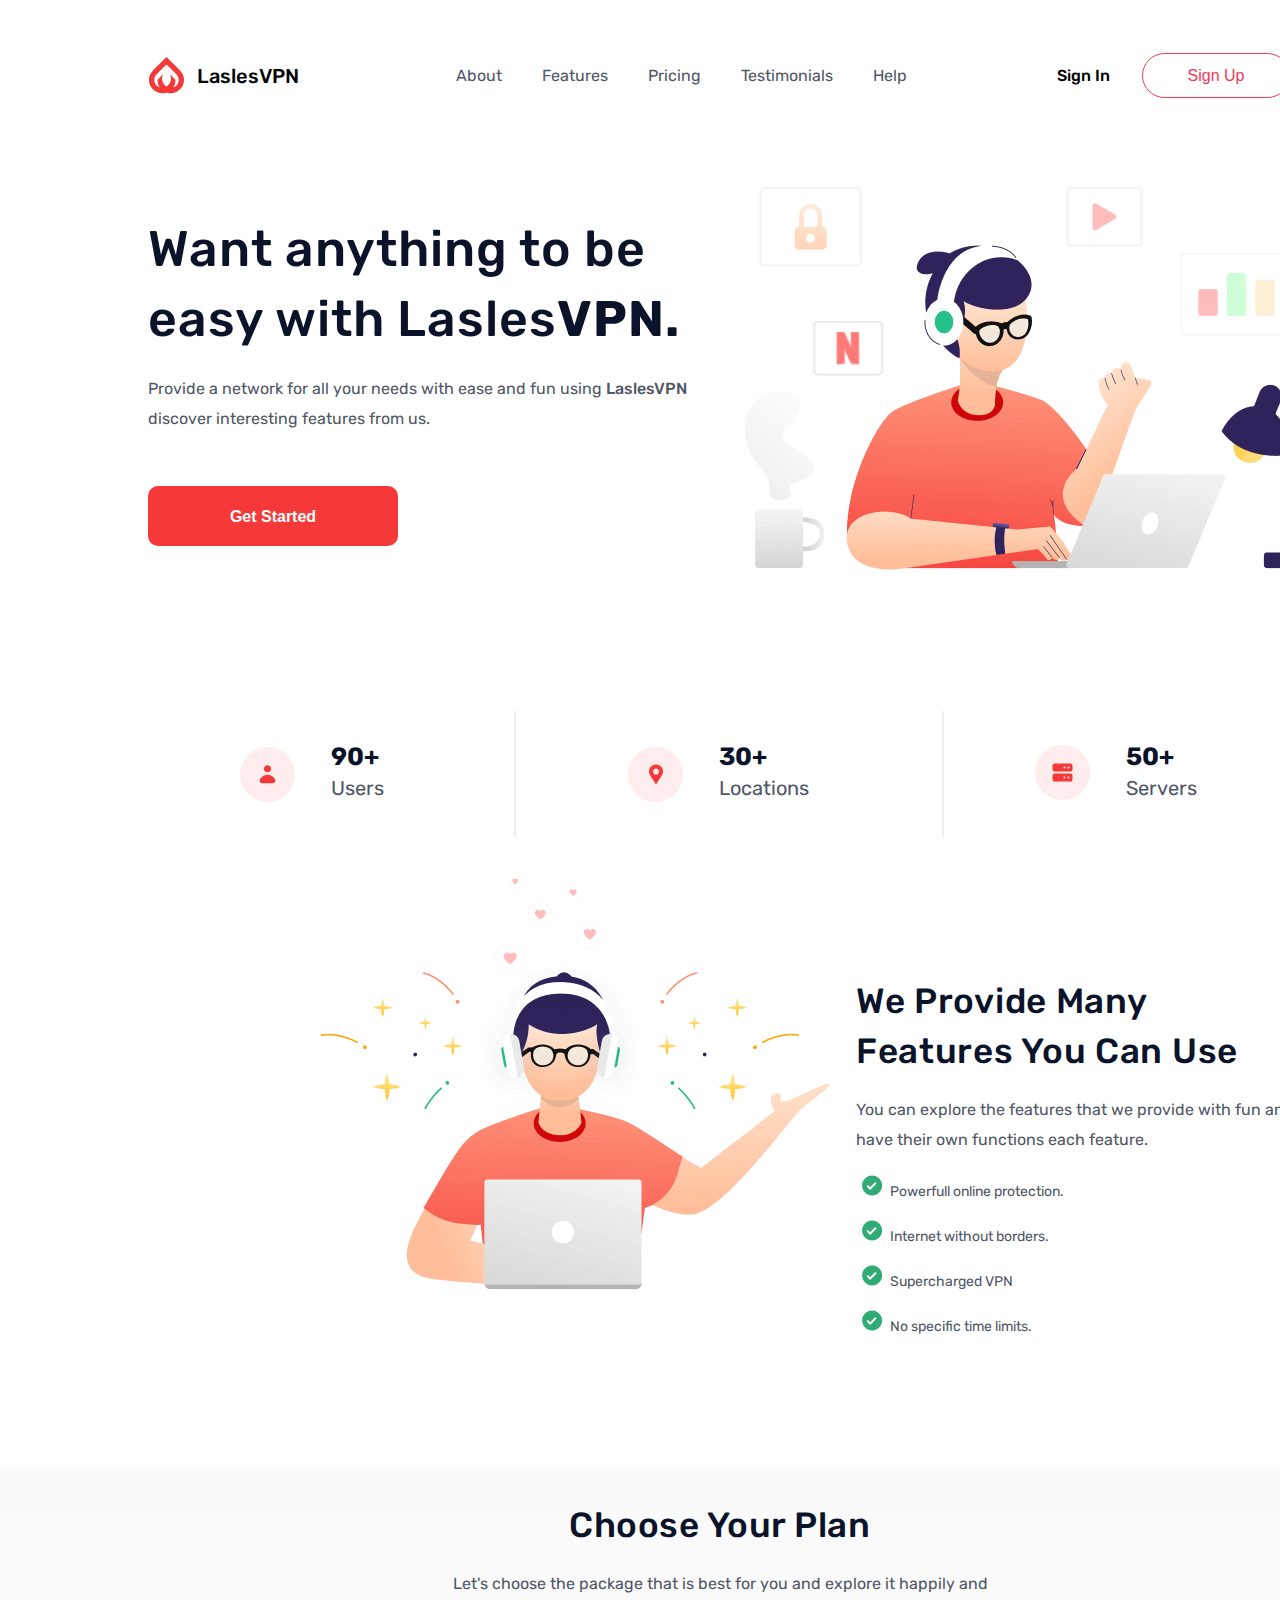
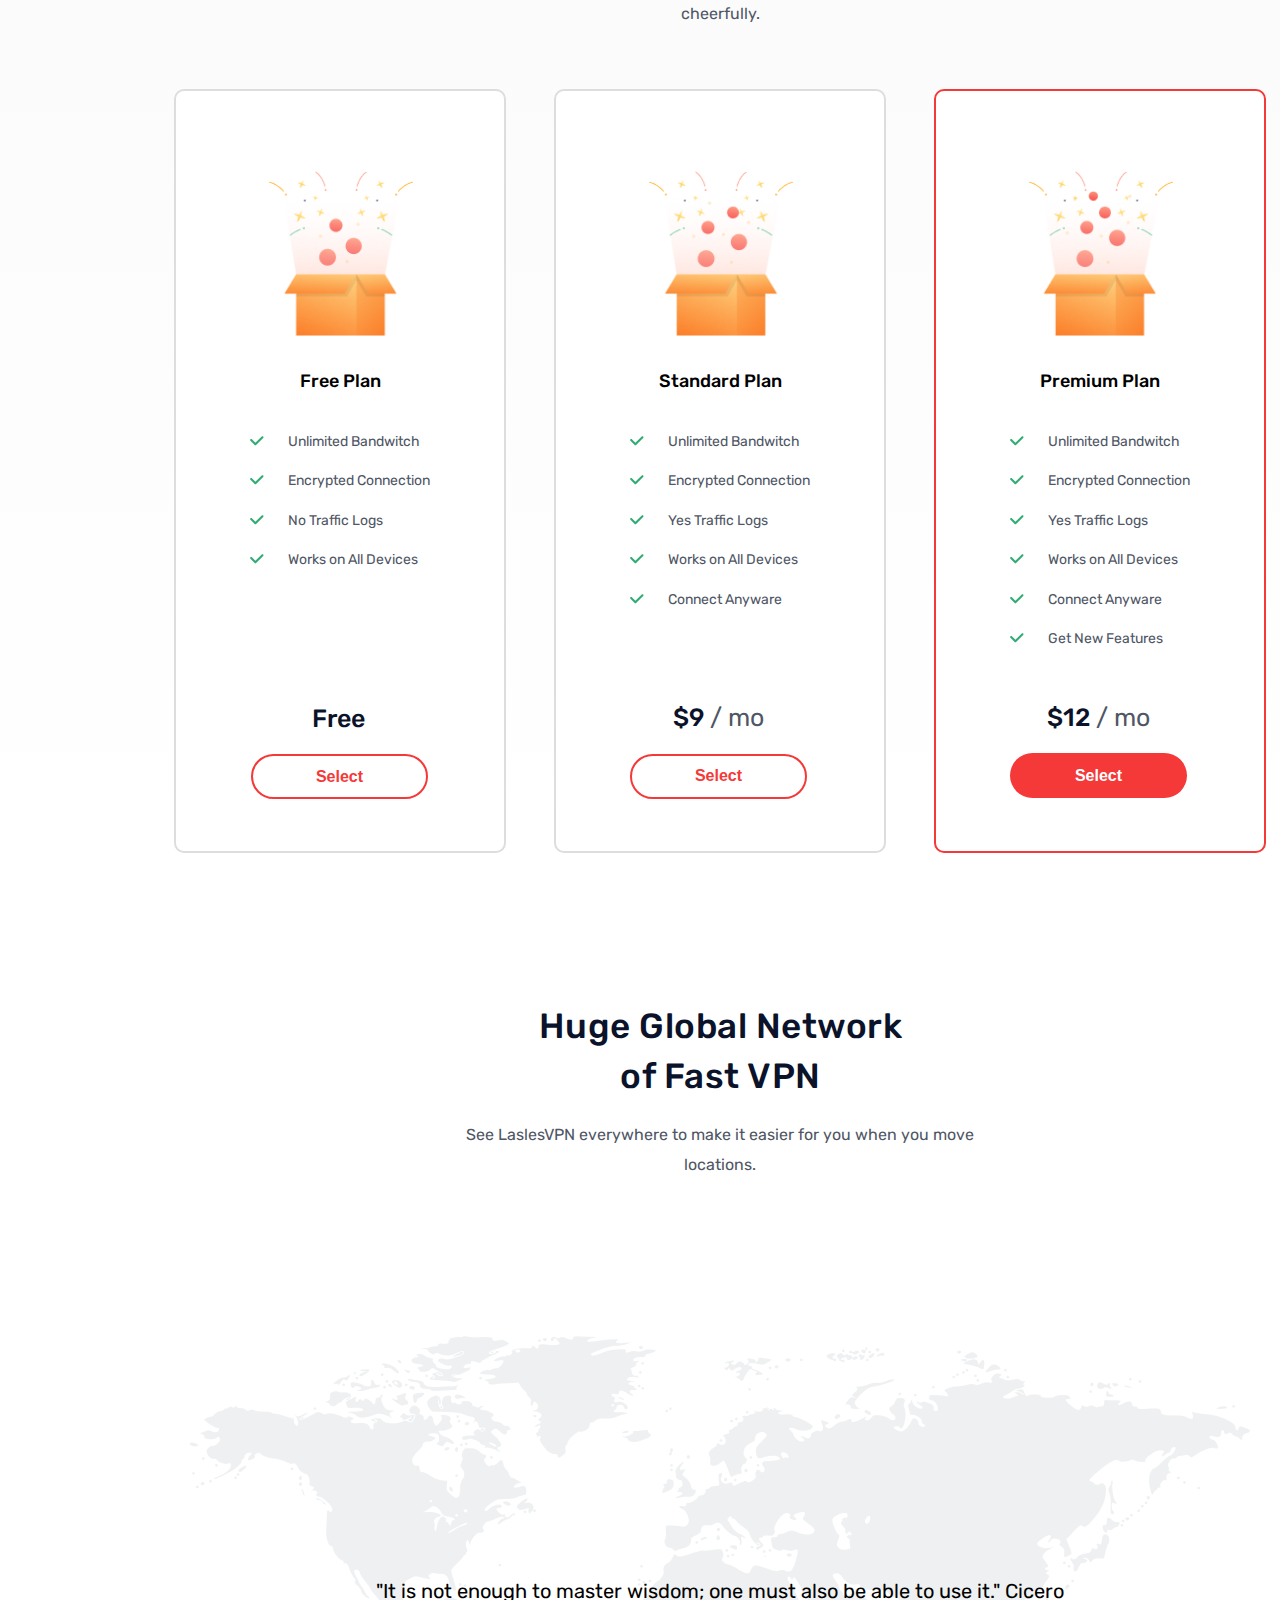
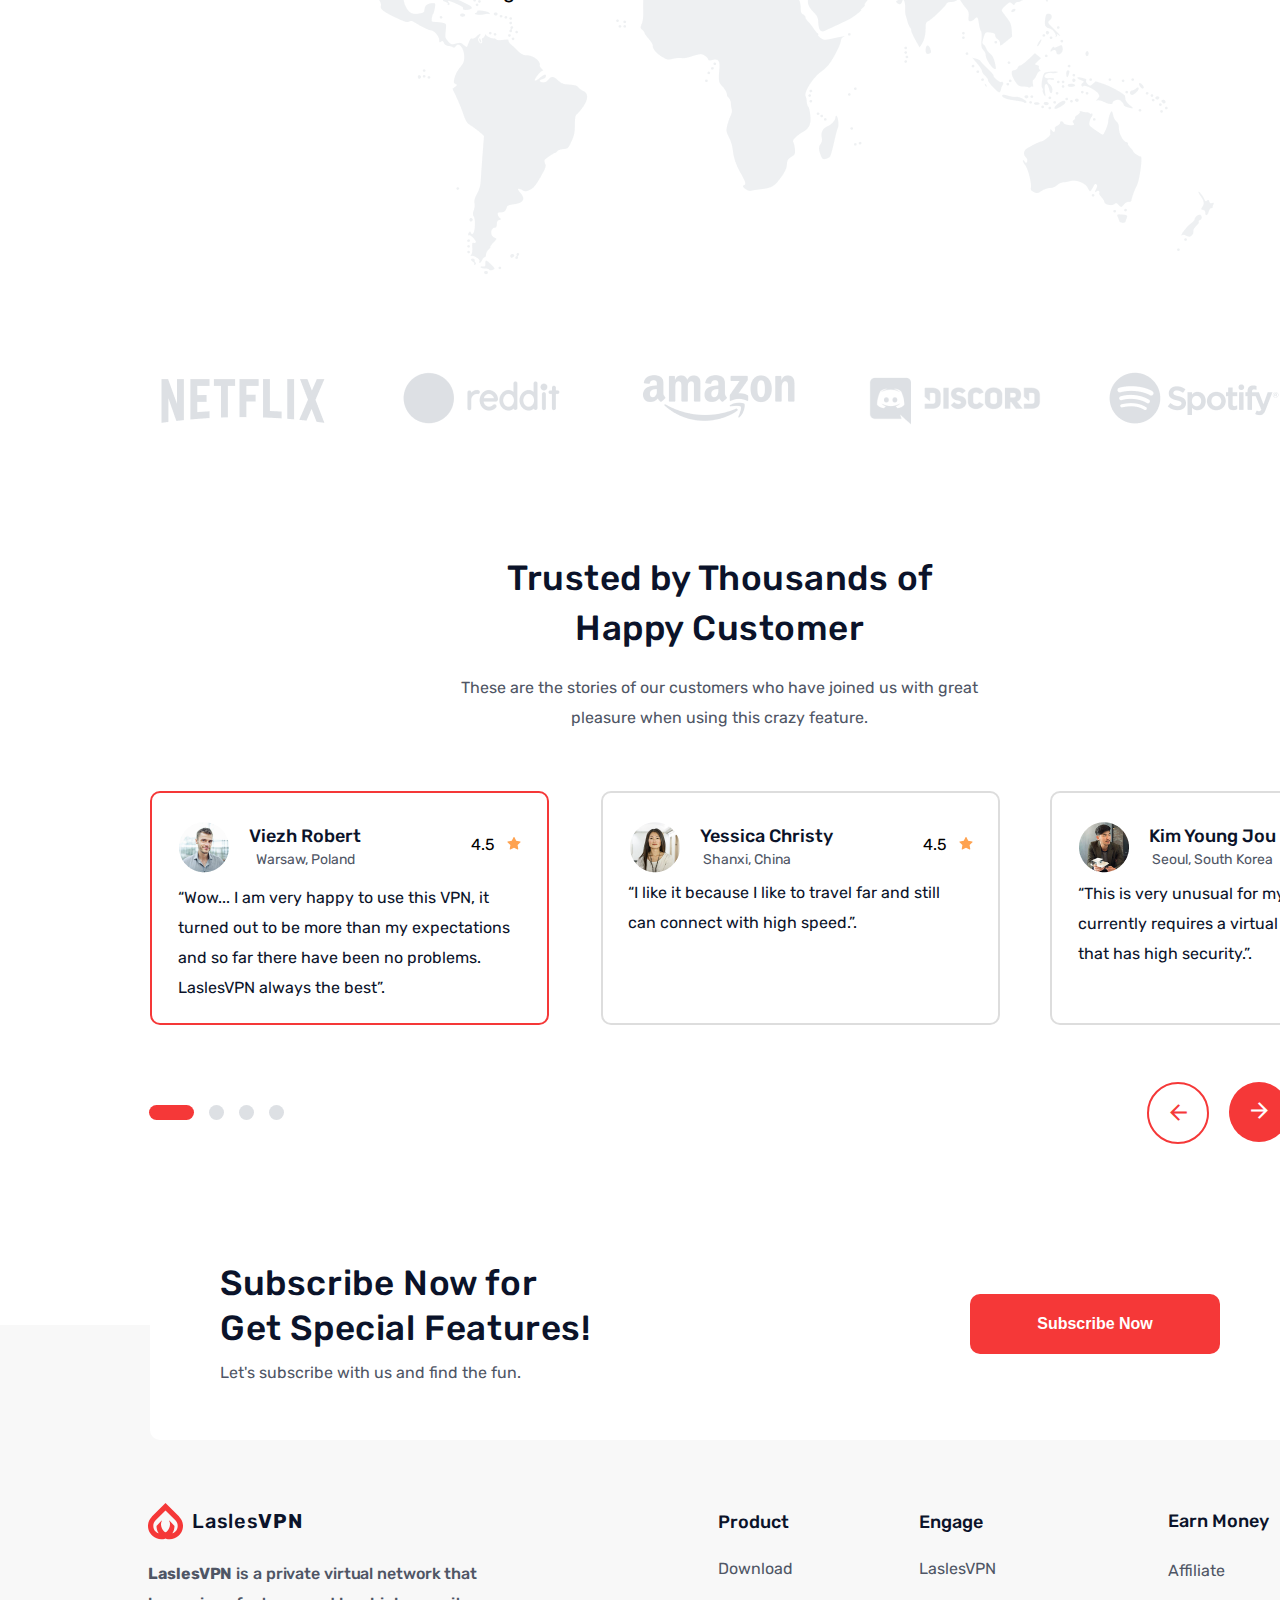
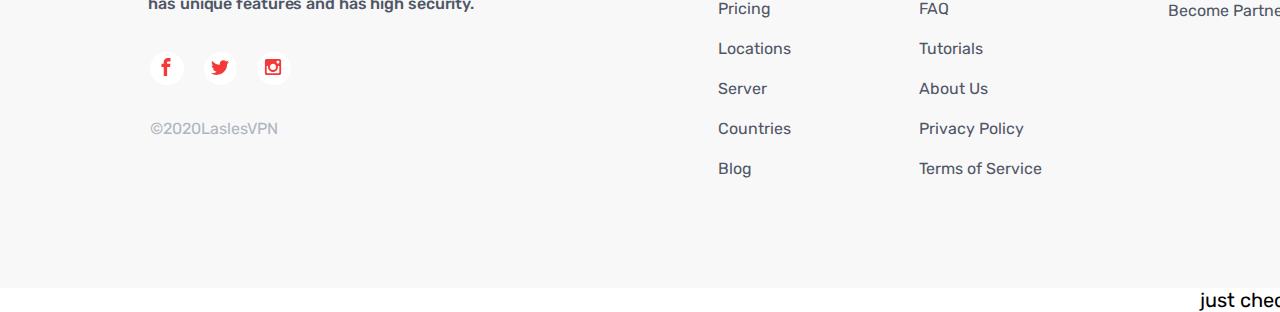
<file: index.html>
<!DOCTYPE html>
<html lang="en">
    <head>
        <meta charset="UTF-8">
        <meta name="viewport" content="width=img, initial-scale=1.0">
        <link rel="stylesheet" href="https://fonts.googleapis.com/css2?family=Material+Symbols+Outlined:opsz,wght,FILL,GRAD@24,400,0,0"/>
        <link rel="stylesheet" href="https://fonts.googleapis.com/css2?family=Material+Symbols+Outlined:opsz,wght,FILL,GRAD@20..48,100..700,0..1,-50..200"/>
        <link rel="preconnect" href="https://fonts.googleapis.com">
        <link rel="preconnect" href="https://fonts.gstatic.com" crossorigin>
        <link rel="stylesheet" href="css/styles.css">
        <link href="https://fonts.googleapis.com/css2?family=Rubik:wght@700&display=swap" rel="stylesheet">
        <link rel="preconnect" href="https://fonts.googleapis.com">
        <link rel="preconnect" href="https://fonts.gstatic.com" crossorigin>
        <link href="https://fonts.googleapis.com/css2?family=Rubik:wght@400;700&display=swap" rel="stylesheet">
        <title>Lasles VPN</title>
    </head>
    <body>
        <header>
            <div class="header-wrapper">
                <div class="header-section">
                    <svg width="35" height="37" viewBox="0 0 35 37" fill="none" xmlns="http://www.w3.org/2000/svg">
                        <path d="M31.1473 13.6477L31.1255 13.626C31.1238 13.6247 31.1224 13.6231 31.1215 13.6212L17.5006 0L3.87983 13.6209C3.87826 13.6225 3.8758 13.6256 3.8758 13.6256L3.85333 13.6474C1.77053 15.7419 0.447586 18.4725 0.0948177 21.4052C-0.25795 24.3379 0.379698 27.3044 1.90639 29.8331C3.43309 32.3619 5.76122 34.3077 8.52069 35.3612C11.2802 36.4147 14.3126 36.5157 17.136 35.6477C17.3735 35.5751 17.6275 35.5751 17.8651 35.6477C20.6882 36.5153 23.7205 36.4144 26.4798 35.3607C29.2391 34.307 31.567 32.3613 33.0936 29.8328C34.6202 27.3042 35.2579 24.3379 34.9053 21.4054C34.5526 18.4728 33.2299 15.7422 31.1473 13.6477ZM8.7232 22.6298C8.65689 22.6961 8.6043 22.7749 8.56844 22.8615C8.53257 22.948 8.5141 23.0408 8.51412 23.1346C8.53835 25.5386 9.21776 27.8904 10.4792 29.9371C10.5079 29.9835 10.5211 30.0379 10.517 30.0922C10.513 30.1465 10.4918 30.1982 10.4566 30.2399C10.4213 30.2816 10.3738 30.311 10.3209 30.324C10.2679 30.337 10.2122 30.333 10.1616 30.3124C9.21332 29.9135 8.35182 29.3336 7.62531 28.6053C6.13646 27.1162 5.29946 25.097 5.2981 22.9912C5.29675 20.8855 6.13117 18.8652 7.61812 17.3743L17.5006 7.49273L27.3826 17.3743C28.8698 18.865 29.7045 20.8853 29.703 22.9912C29.7018 25.097 28.8647 27.1162 27.3757 28.6053C26.6492 29.3336 25.7877 29.9135 24.8396 30.3124C24.7889 30.333 24.7332 30.337 24.6802 30.324C24.6273 30.311 24.5798 30.2814 24.5445 30.2399C24.5093 30.1982 24.488 30.1465 24.484 30.092C24.4799 30.0377 24.4931 29.9833 24.5218 29.9369C25.7835 27.8904 26.4633 25.5386 26.4879 23.1346C26.4879 23.0408 26.4692 22.948 26.4332 22.8613C26.3971 22.7746 26.3444 22.696 26.2779 22.6296L21.6037 17.6717C21.5571 17.6329 21.4985 17.6116 21.4378 17.6116C21.3773 17.6116 21.3186 17.6329 21.2721 17.6717C21.2255 17.7104 21.1942 17.7644 21.1833 17.824C21.1724 17.8837 21.1828 17.945 21.2127 17.9978C23.0281 21.283 21.467 26.0017 18.8637 28.6053L18.85 28.6191C18.4907 28.9745 18.0056 29.1738 17.5002 29.1736C16.9948 29.1734 16.5098 28.9738 16.1508 28.6182L16.1382 28.6053C13.5339 26.0017 11.9736 21.2835 13.7893 17.9985C13.8192 17.9457 13.8296 17.8844 13.8187 17.8247C13.8079 17.7651 13.7764 17.7111 13.7299 17.6724C13.6834 17.6336 13.6247 17.6123 13.5642 17.6123C13.5036 17.6123 13.4449 17.6336 13.3984 17.6724L8.7232 22.6298Z" fill="#F53838"/>
                    </svg>
                    <div class="logo-name">
                        <span>Lasles</span>
                        <span class="bold">VPN</span>
                    </div>
                    <nav>
                        <ul class="header-item-list">
                            <li>About</li>
                            <li>Features</li>
                            <li>Pricing</li>
                            <li>Testimonials</li>
                            <li>Help</li>
                        </ul>
                    </nav>
                    <span class="sign-in">Sign In
                </span>
                    <button type="button" class="signup-button">Sign Up</button>
                </div>
            </div>
        </header>
        <main class="main">
            <div class="wrapper__first-section">
                <section class="first-section">
                    <div class="first-section-items">
                        <div class="text-with-button">
                            <h1>
                                Want anything to be easy with Lasles<span class="bold">VPN.</span>
                            </h1>
                            <span class="text-under-h1">
                                Provide a network for all your needs with ease and fun using <span class="medium-font-weight">LaslesVPN</span>
                                <br>discover
                            interesting
                            features from us.
                            </span>
                            <br>
                            <button type="button" class="get-started-button">Get Started</button>
                        </div>
                        <img src="images/first-section-image.png" class="first-img-png" alt="girl with laptop">
                        <img src="images/steam.svg" class="steam" alt="steam">
                        <img src="images/bulb.svg" class="bulb" alt="bulb">
                        <img src="images/hero-zamok.svg" class="hero-zamok" alt="zamok">
                        <img src="images/hero-play.svg" class="hero-play" alt="play">
                        <img src="images/hero-rating.svg" class="hero-rating" alt="rating">
                        <img src="images/hero-N.svg" class="hero-n" alt="N">
                        <div class="point"></div>
                        <span class="light">hover over the lamp</span>
                    </div>
                    <div class="info-items">
                        <div class="first-info-item">
                            <div class="info-item-svg">
                                <svg width="17" height="19" viewBox="0 0 17 19" fill="none" xmlns="http://www.w3.org/2000/svg">
                                    <path fill-rule="evenodd" clip-rule="evenodd" d="M8.50001 7.34929C9.45479 7.34929 10.3705 6.97001 11.0456 6.29488C11.7207 5.61975 12.1 4.70407 12.1 3.74929C12.1 2.79451 11.7207 1.87884 11.0456 1.20371C10.3705 0.528577 9.45479 0.149292 8.50001 0.149292C7.54523 0.149292 6.62955 0.528577 5.95442 1.20371C5.27929 1.87884 4.90001 2.79451 4.90001 3.74929C4.90001 4.70407 5.27929 5.61975 5.95442 6.29488C6.62955 6.97001 7.54523 7.34929 8.50001 7.34929ZM3.39866 18.1493C1.57686 18.1493 0.0422473 16.6179 0.739418 14.9347C1.16156 13.9156 1.7803 12.9896 2.56031 12.2096C3.34032 11.4296 4.26633 10.8108 5.28547 10.3887C6.3046 9.96656 7.3969 9.74929 8.50001 9.74929C9.60311 9.74929 10.6954 9.96656 11.7145 10.3887C12.7337 10.8108 13.6597 11.4296 14.4397 12.2096C15.2197 12.9896 15.8385 13.9156 16.2606 14.9347C16.9578 16.6179 15.4232 18.1493 13.6014 18.1493H3.39866Z" fill="#F53838"/>
                                </svg>
                            </div>
                            <div class="first-info-item-text">
                                90+<br>
                                <span>Users</span>
                            </div>
                        </div>
                        <div class="separator-one"></div>
                        <div class="second-info-item">
                            <div class="info-item-svg">
                                <svg width="14" height="21" viewBox="0 0 14 21" fill="none" xmlns="http://www.w3.org/2000/svg">
                                    <path d="M14 7.54932C14 6.63006 13.8189 5.71981 13.4672 4.87053C13.1154 4.02125 12.5998 3.24958 11.9497 2.59957C11.2997 1.94956 10.5281 1.43394 9.67878 1.08216C8.8295 0.730377 7.91925 0.549316 7 0.549316C6.08075 0.549316 5.17049 0.730377 4.32122 1.08216C3.47194 1.43394 2.70026 1.94956 2.05025 2.59957C1.40024 3.24958 0.884626 4.02125 0.532843 4.87053C0.18106 5.71981 -1.36979e-08 6.63006 0 7.54932C0 8.93632 0.41 10.2263 1.105 11.3143H1.097C3.457 15.0093 7 20.5493 7 20.5493L12.903 11.3143H12.896C13.6164 10.1907 13.9995 8.88406 14 7.54932ZM7 10.5493C6.20435 10.5493 5.44129 10.2332 4.87868 9.67064C4.31607 9.10803 4 8.34497 4 7.54932C4 6.75367 4.31607 5.99061 4.87868 5.428C5.44129 4.86539 6.20435 4.54932 7 4.54932C7.79565 4.54932 8.55871 4.86539 9.12132 5.428C9.68393 5.99061 10 6.75367 10 7.54932C10 8.34497 9.68393 9.10803 9.12132 9.67064C8.55871 10.2332 7.79565 10.5493 7 10.5493Z" fill="#F53838"/>
                                </svg>
                            </div>
                            <div class="second-info-item-text">
                                30+<br>
                                <span>Locations</span>
                            </div>
                        </div>
                        <div class="separator-two"></div>
                        <div class="third-info-item">
                            <div class="info-item-svg">
                                <svg width="25" height="25" viewBox="0 0 25 25" fill="none" xmlns="http://www.w3.org/2000/svg">
                                    <path d="M20.5 3.54932H4.5C3.96957 3.54932 3.46086 3.76003 3.08579 4.1351C2.71071 4.51018 2.5 5.01888 2.5 5.54932V9.54932C2.5 10.0797 2.71071 10.5885 3.08579 10.9635C3.46086 11.3386 3.96957 11.5493 4.5 11.5493H20.5C21.0304 11.5493 21.5391 11.3386 21.9142 10.9635C22.2893 10.5885 22.5 10.0797 22.5 9.54932V5.54932C22.5 5.01888 22.2893 4.51018 21.9142 4.1351C21.5391 3.76003 21.0304 3.54932 20.5 3.54932ZM15.5 7.54932C15.5 8.1016 15.0523 8.54932 14.5 8.54932C13.9477 8.54932 13.5 8.1016 13.5 7.54932C13.5 6.99703 13.9477 6.54932 14.5 6.54932C15.0523 6.54932 15.5 6.99703 15.5 7.54932ZM19.5 7.54932C19.5 8.1016 19.0523 8.54932 18.5 8.54932C17.9477 8.54932 17.5 8.1016 17.5 7.54932C17.5 6.99703 17.9477 6.54932 18.5 6.54932C19.0523 6.54932 19.5 6.99703 19.5 7.54932ZM20.5 13.5493H4.5C3.96957 13.5493 3.46086 13.76 3.08579 14.1351C2.71071 14.5102 2.5 15.0189 2.5 15.5493V19.5493C2.5 20.0798 2.71071 20.5885 3.08579 20.9635C3.46086 21.3386 3.96957 21.5493 4.5 21.5493H20.5C21.0304 21.5493 21.5391 21.3386 21.9142 20.9635C22.2893 20.5885 22.5 20.0798 22.5 19.5493V15.5493C22.5 15.0189 22.2893 14.5102 21.9142 14.1351C21.5391 13.76 21.0304 13.5493 20.5 13.5493ZM15.5 17.5493C15.5 18.1016 15.0523 18.5493 14.5 18.5493C13.9477 18.5493 13.5 18.1016 13.5 17.5493C13.5 16.997 13.9477 16.5493 14.5 16.5493C15.0523 16.5493 15.5 16.997 15.5 17.5493ZM19.5 17.5493C19.5 18.1016 19.0523 18.5493 18.5 18.5493C17.9477 18.5493 17.5 18.1016 17.5 17.5493C17.5 16.997 17.9477 16.5493 18.5 16.5493C19.0523 16.5493 19.5 16.997 19.5 17.5493Z" fill="#F53838"/>
                                </svg>
                            </div>
                            <div class="third-info-item-text">
                                50+<br>
                                <span>Servers</span>
                            </div>
                        </div>
                    </div>
                    <div class="subsection">
                        <img src="images/first-section-second-image.png" class="man-with-laptop" alt="man with laptop">
                        <div class="subsection-text">
                            <h2>We Provide Many Features You Can Use</h2>
                            <span class="subsection-list">
                                You can explore the features that we provide with fun and <br>have their own functions each
                            feature.
                        
                            </span>
                            <ul class="list-item">
                                <li class="list-item-one">Powerfull online protection.</li>
                                <li class="list-item-two">Internet without borders.</li>
                                <li class="list-item-three">Supercharged VPN</li>
                                <li class="list-item-four">No specific time limits.</li>
                            </ul>
                        </div>
                    </div>
            </div>
</section></div>
<div class="wrapper__second-section">
    <section class="second-section">
        <h3 class="second-section-heading">Choose Your Plan</h3>
        <span class="text-under-heading">Let's choose the package that is best for you and explore it happily
                    and cheerfully.</span>
        <div class="columns">
            <div class="columns__first">
                <img src="images/free-plan-image.png" class="free-plan-image" alt="free-plan-image">
                <span class="columns-heading">Free Plan
                        </span>
                <ul class="plan-list-item">
                    <li class="list-padding">Unlimited Bandwitch</li>
                    <li class="list-padding">Encrypted Connection</li>
                    <li class="list-padding">No Traffic Logs</li>
                    <li class="list-padding">Works on All Devices</li>
                </ul>
                <span class="price-free">Free
                        </span>
                <button type="button" class="select-free-button">Select</button>
            </div>
            <div class="columns__second">
                <img src="images/standard-plan-image.png" class="standard-plan-image" alt="standard-plan-image">
                <span class="columns-heading">Standard Plan
                        </span>
                <ul class="plan-list-item">
                    <li class="list-padding">Unlimited Bandwitch</li>
                    <li class="list-padding">Encrypted Connection</li>
                    <li class="list-padding">Yes Traffic Logs</li>
                    <li class="list-padding">Works on All Devices</li>
                    <li class="list-padding">Connect Anyware</li>
                </ul>
                <span class="price-standard">
                    $9 <span class="per-month">/ mo</span>
                </span>
                <button type="button" class="select-standard-button">Select</button>
            </div>
            <div class="columns__third">
                <img src="images/premium-plan-image.png" class="premium-plan-image" alt="premium-plan-image">
                <span class="columns-heading">Premium Plan
                        </span>
                <ul class="plan-list-item">
                    <li class="list-padding">Unlimited Bandwitch</li>
                    <li class="list-padding">Encrypted Connection</li>
                    <li class="list-padding">Yes Traffic Logs</li>
                    <li class="list-padding">Works on All Devices</li>
                    <li class="list-padding">Connect Anyware</li>
                    <li class="list-padding">Get New Features</li>
                </ul>
                <span class="price-premium">
                    $12 <span class="per-month">/ mo</span>
                </span>
                <button type="button" class="select-premium-button">Select</button>
            </div>
        </div>
    </section>
</div>
<div class="wrapper__third-section">
    <section class="third-section">
        <div>
            <h3>Huge Global Network of Fast VPN</h3>
            <span class="third-section-span">See LaslesVPN everywhere to make it easier for you when you move
                        locations.</span>
            <img src="images/map.png" class="map" alt="map">
            <blockquote class="phrase">"It is not enough to master wisdom; one must also be able to use it."
                        Cicero</blockquote>
        </div>
        <div class="media">
            <img src="images/netflix.png" class="netflix" alt="netflix icon">
            <img src="images/reddit.png" class="reddit" alt="reddit icon">
            <img src="images/amazon.png" class="amazon" alt="amazon icon">
            <img src="images/discord.png" class="discord" alt="discord icon">
            <img src="images/spotify.png" class="spotify" alt="spotify icon">
        </div>
    </section>
</div>
<div class="wrapper__fourth-section">
    <section class="fourth-section">
        <h3>Trusted by Thousands of Happy Customer</h3>
        <span class="fourth-section-span">These are the stories of our customers who have joined us with great
                    pleasure when using this crazy feature.</span>
        <div class="comments">
            <div class="first-comment">
                <div class="comment-header">
                    <img src="images/first-comment-image.png" alt="Viezh Robert">
                    <span class="first-name">
                        Viezh Robert <br>
                        <span class="first-city">Warsaw,
                                    Poland</span>
                    </span>
                    <span class="first-rate">4.5</span>
                    <svg width="14" height="14" viewBox="0 0 14 14" fill="none" xmlns="http://www.w3.org/2000/svg">
                        <path d="M13.1891 5.41802L9.22187 4.84146L7.44844 1.24615C7.4 1.14771 7.32031 1.06802 7.22187 1.01959C6.975 0.897711 6.675 0.999273 6.55156 1.24615L4.77812 4.84146L0.810936 5.41802C0.701561 5.43365 0.601561 5.48521 0.524999 5.56334C0.432439 5.65847 0.381434 5.78646 0.383192 5.91918C0.38495 6.0519 0.439327 6.1785 0.534374 6.27115L3.40469 9.06959L2.72656 13.0211C2.71066 13.1131 2.72083 13.2076 2.75592 13.294C2.79102 13.3805 2.84963 13.4554 2.92511 13.5102C3.00059 13.565 3.08992 13.5976 3.18297 13.6042C3.27602 13.6108 3.36907 13.5913 3.45156 13.5477L7 11.6821L10.5484 13.5477C10.6453 13.5993 10.7578 13.6165 10.8656 13.5977C11.1375 13.5508 11.3203 13.293 11.2734 13.0211L10.5953 9.06959L13.4656 6.27115C13.5437 6.19459 13.5953 6.09459 13.6109 5.98521C13.6531 5.71177 13.4625 5.45865 13.1891 5.41802Z" fill="#FEA250"/>
                    </svg>
                </div>
                <div class="first-comment-text">“Wow... I am very happy to use this VPN, it turned out to be more than my expectations and
                            so far there have been no problems. LaslesVPN always the best”.
                        </div>
            </div>
            <div class="second-comment">
                <div class="comment-header">
                    <img src="images/second-comment-image.png" alt="Yessica Christy">
                    <span class="second-name">
                        Yessica Christy <br>
                        <span class="second-city">Shanxi,
                                    China</span>
                    </span>
                    <span class="second-rate">4.5</span>
                    <svg width="14" height="14" viewBox="0 0 14 14" fill="none" xmlns="http://www.w3.org/2000/svg">
                        <path d="M13.1891 5.41802L9.22187 4.84146L7.44844 1.24615C7.4 1.14771 7.32031 1.06802 7.22187 1.01959C6.975 0.897711 6.675 0.999273 6.55156 1.24615L4.77812 4.84146L0.810936 5.41802C0.701561 5.43365 0.601561 5.48521 0.524999 5.56334C0.432439 5.65847 0.381434 5.78646 0.383192 5.91918C0.38495 6.0519 0.439327 6.1785 0.534374 6.27115L3.40469 9.06959L2.72656 13.0211C2.71066 13.1131 2.72083 13.2076 2.75592 13.294C2.79102 13.3805 2.84963 13.4554 2.92511 13.5102C3.00059 13.565 3.08992 13.5976 3.18297 13.6042C3.27602 13.6108 3.36907 13.5913 3.45156 13.5477L7 11.6821L10.5484 13.5477C10.6453 13.5993 10.7578 13.6165 10.8656 13.5977C11.1375 13.5508 11.3203 13.293 11.2734 13.0211L10.5953 9.06959L13.4656 6.27115C13.5437 6.19459 13.5953 6.09459 13.6109 5.98521C13.6531 5.71177 13.4625 5.45865 13.1891 5.41802Z" fill="#FEA250"/>
                    </svg>
                </div>
                <div class="second-comment-text">“I like it because I like to travel far and still can connect with high speed.”.
                        </div>
            </div>
            <div class="third-comment">
                <div class="comment-header">
                    <img src="images/third-comment-image.png" alt="Kim Young Jou">
                    <span class="third-name">
                        Kim Young Jou <br>
                        <span class="third-city">Seoul, South
                                    Korea</span>
                    </span>
                    <span class="third-rate">4.5</span>
                    <svg width="14" height="14" viewBox="0 0 14 14" fill="none" xmlns="http://www.w3.org/2000/svg">
                        <path d="M13.1891 5.41802L9.22187 4.84146L7.44844 1.24615C7.4 1.14771 7.32031 1.06802 7.22187 1.01959C6.975 0.897711 6.675 0.999273 6.55156 1.24615L4.77812 4.84146L0.810936 5.41802C0.701561 5.43365 0.601561 5.48521 0.524999 5.56334C0.432439 5.65847 0.381434 5.78646 0.383192 5.91918C0.38495 6.0519 0.439327 6.1785 0.534374 6.27115L3.40469 9.06959L2.72656 13.0211C2.71066 13.1131 2.72083 13.2076 2.75592 13.294C2.79102 13.3805 2.84963 13.4554 2.92511 13.5102C3.00059 13.565 3.08992 13.5976 3.18297 13.6042C3.27602 13.6108 3.36907 13.5913 3.45156 13.5477L7 11.6821L10.5484 13.5477C10.6453 13.5993 10.7578 13.6165 10.8656 13.5977C11.1375 13.5508 11.3203 13.293 11.2734 13.0211L10.5953 9.06959L13.4656 6.27115C13.5437 6.19459 13.5953 6.09459 13.6109 5.98521C13.6531 5.71177 13.4625 5.45865 13.1891 5.41802Z" fill="#FEA250"/>
                    </svg>
                </div>
                <div class="third-comment-text">“This is very unusual for my business that currently requires a virtual private network that
                            has high security.”.
                        </div>
            </div>
        </div>
        <div class="slider-and-arrows">
            <span class="slider">
                <span class="slider-active"></span>
                <span class="slider-passive"></span>
                <span class="slider-passive"></span>
                <span class="slider-passive"></span>
            </span>
            <div class="arrows">
                <div class="left-arrow">
                    <span class="material-symbols-outlined">arrow_back </span>
                </div>
                <div class="right-arrow">
                    <span class="material-symbols-outlined">arrow_forward</span>
                </div>
            </div>
        </div>
    </section>
    <section>
        <div class="subscribe-items">
            <span class="subscribe-items-heading">
                Subscribe Now for <br>
                Get Special Features!<span>Let's
                            subscribe with us and find the fun.</span>
            </span>
            <button type="button" class="subscribe-button">Subscribe Now</button>
        </div>
    </section>
</div>
</main>
<footer>
    <div class="footer-wrapper">
        <div class="all-footer-items">
            <div class="footer-logo-items">
                <svg width="35" height="37" viewBox="0 0 35 37" fill="none" xmlns="http://www.w3.org/2000/svg">
                    <path d="M31.1473 13.6477L31.1255 13.626C31.1238 13.6247 31.1224 13.6231 31.1215 13.6212L17.5006 0L3.87983 13.6209C3.87826 13.6225 3.8758 13.6256 3.8758 13.6256L3.85333 13.6474C1.77053 15.7419 0.447586 18.4725 0.0948177 21.4052C-0.25795 24.3379 0.379698 27.3044 1.90639 29.8331C3.43309 32.3619 5.76122 34.3077 8.52069 35.3612C11.2802 36.4147 14.3126 36.5157 17.136 35.6477C17.3735 35.5751 17.6275 35.5751 17.8651 35.6477C20.6882 36.5153 23.7205 36.4144 26.4798 35.3607C29.2391 34.307 31.567 32.3613 33.0936 29.8328C34.6202 27.3042 35.2579 24.3379 34.9053 21.4054C34.5526 18.4728 33.2299 15.7422 31.1473 13.6477ZM8.7232 22.6298C8.65689 22.6961 8.6043 22.7749 8.56844 22.8615C8.53257 22.948 8.5141 23.0408 8.51412 23.1346C8.53835 25.5386 9.21776 27.8904 10.4792 29.9371C10.5079 29.9835 10.5211 30.0379 10.517 30.0922C10.513 30.1465 10.4918 30.1982 10.4566 30.2399C10.4213 30.2816 10.3738 30.311 10.3209 30.324C10.2679 30.337 10.2122 30.333 10.1616 30.3124C9.21332 29.9135 8.35182 29.3336 7.62531 28.6053C6.13646 27.1162 5.29946 25.097 5.2981 22.9912C5.29675 20.8855 6.13117 18.8652 7.61812 17.3743L17.5006 7.49273L27.3826 17.3743C28.8698 18.865 29.7045 20.8853 29.703 22.9912C29.7018 25.097 28.8647 27.1162 27.3757 28.6053C26.6492 29.3336 25.7877 29.9135 24.8396 30.3124C24.7889 30.333 24.7332 30.337 24.6802 30.324C24.6273 30.311 24.5798 30.2814 24.5445 30.2399C24.5093 30.1982 24.488 30.1465 24.484 30.092C24.4799 30.0377 24.4931 29.9833 24.5218 29.9369C25.7835 27.8904 26.4633 25.5386 26.4879 23.1346C26.4879 23.0408 26.4692 22.948 26.4332 22.8613C26.3971 22.7746 26.3444 22.696 26.2779 22.6296L21.6037 17.6717C21.5571 17.6329 21.4985 17.6116 21.4378 17.6116C21.3773 17.6116 21.3186 17.6329 21.2721 17.6717C21.2255 17.7104 21.1942 17.7644 21.1833 17.824C21.1724 17.8837 21.1828 17.945 21.2127 17.9978C23.0281 21.283 21.467 26.0017 18.8637 28.6053L18.85 28.6191C18.4907 28.9745 18.0056 29.1738 17.5002 29.1736C16.9948 29.1734 16.5098 28.9738 16.1508 28.6182L16.1382 28.6053C13.5339 26.0017 11.9736 21.2835 13.7893 17.9985C13.8192 17.9457 13.8296 17.8844 13.8187 17.8247C13.8079 17.7651 13.7764 17.7111 13.7299 17.6724C13.6834 17.6336 13.6247 17.6123 13.5642 17.6123C13.5036 17.6123 13.4449 17.6336 13.3984 17.6724L8.7232 22.6298Z" fill="#F53838"/>
                </svg>
                <span>
                    Lasles<strong>VPN</strong>
                </span>
                <div class="text-under-footers-logo">
                    <strong>LaslesVPN</strong>
                    is a private virtual network that
                        has unique features and has high security.
                </div>
                <div class="icon">
                    <div class="fill-icon">
                        <svg class="icon-media">
                            <use xlink:href="/images/sprite.svg#icon-facebook"></use>
                        </svg>
                    </div>
                    <div class="fill-icon">
                        <svg class="icon-media">
                            <use xlink:href="/images/sprite.svg#icon-twitter"></use>
                        </svg>
                    </div>
                    <div class="fill-icon">
                        <svg class="icon-media">
                            <use xlink:href="/images/sprite.svg#icon-instagram"></use>
                        </svg>
                    </div>
                </div>
                <div class="label">©2020LaslesVPN</div>
            </div>
            <div class="footer-list-items">
                <ul class="product-list">
                    <li class="product-heading">Product</li>
                    <li>Download</li>
                    <li>Pricing</li>
                    <li>Locations</li>
                    <li>Server</li>
                    <li>Countries</li>
                    <li>Blog</li>
                </ul>
                <ul class="engage-list">
                    <li class="engage-heading">Engage</li>
                    <li>LaslesVPN</li>
                    <li>FAQ</li>
                    <li>Tutorials</li>
                    <li>About Us</li>
                    <li>Privacy Policy</li>
                    <li>Terms of Service</li>
                </ul>
                <ul class="earn-money-list">
                    <li class="earn-money-heading">Earn Money</li>
                    <li>Affiliate</li>
                    <li>Become Partner</li>
                </ul>
            </div>
        </div>
    </div>
    <span class="refresh">just check for animation </span>
</footer>
</body></html>
</file>
<file: css/styles.css>
@-webkit-keyframes logo {
  0% {
    transform: translate(-571, 0);
  }
  10% {
    transform: translate(-650px, 200px) scale(200%);
    opacity: 40%;
  }
  20% {
    transform: translate(600px, 950px) scale(400%);
    opacity: 100%;
  }
  30% {
    transform: translate(200px, 1550px) scale(400%);
    opacity: 40%;
  }
  40% {
    transform: translate(200px, 2650px) scale(400%);
    opacity: 80%;
  }
  50% {
    transform: translate(250px, 3800px) scale(400%);
    opacity: 100%;
  }
  60% {
    transform: translate(100px, 4450px) scale(400%);
    opacity: 40%;
    z-index: 20;
  }
  70% {
    transform: translate(100px, 4450px) scale(400%);
    opacity: 80%;
    z-index: 20;
  }
  90% {
    transform: translate(100px, 4450px) scale(400%);
    opacity: 100%;
    z-index: 20;
  }
  100% {
    transform: translate(0, 0);
  }
}
@-webkit-keyframes signup {
  0% {
    background: linear-gradient(45deg, #ffffff 0%, #ffffff 100%);
    font-size: 20px;
  }
  5% {
    background-image: linear-gradient(to top, #6fd8c6, #28d1ef, #5cc0ff, #b9a4ff, #f982cb);
  }
  10% {
    background-image: linear-gradient(to right top, #092e27, #00515f, #006fa7, #7981de, #f982e5);
  }
  15% {
    background-image: linear-gradient(to right, #435062, #465f88, #4e6daf, #6279d5, #8282f9);
  }
  25% {
    background-image: linear-gradient(to right bottom, #2f515c, #045773, #005b8c, #005da5, #005bb9, #6d56bb, #a44eb3, #cf44a0, #f25c79, #f7875e, #e8b25d, #d0d87e);
  }
  30% {
    background-image: linear-gradient(to bottom, #2f515c, #0d6972, #00817e, #00997d, #1cb071, #4dbb69, #71c561, #92ce59, #a4d061, #b4d369, #c3d573, #d0d87e);
  }
  35% {
    background-image: linear-gradient(to left bottom, #6fb4d8, #6bb1f0, #85a8ff, #b499ff, #e982f9);
  }
  40% {
    background-image: linear-gradient(to left, #6fd8c6, #28d1ef, #5cc0ff, #b9a4ff, #f982cb);
  }
  45% {
    background-image: linear-gradient(to left top, #405954, #4f7976, #5e9a9e, #6ebcca, #82dff9);
  }
  50% {
    background-image: linear-gradient(to top, #37af46, #6cc251, #97d45e, #bee76f, #e5f982);
  }
  55% {
    background-image: linear-gradient(to right top, #277230, #458932, #66a031, #8ab72d, #b1cd28);
  }
  60% {
    background-image: linear-gradient(to right, #12f82d, #63f017, #86e800, #9fe000, #b3d800);
  }
  65% {
    background-image: linear-gradient(to right bottom, #9ee2f0, #7ed8ff, #7fc8ff, #a7b0ff, #dd90ff);
  }
  70% {
    background-image: linear-gradient(to bottom, #d16ba5, #cb6eb3, #c273c0, #b778cd, #a87ed9, #c57ed8, #e17dd3, #fa7dcc, #ff85a1, #ffa573, #ffd153, #e7fb5f);
  }
  75% {
    background-image: linear-gradient(to left bottom, #6bb7d1, #6195b0, #55768e, #47586b, #363c49, #403e52, #4f3f57, #613e57, #a75767, #e07e5f, #f8b750, #e7fb5f);
  }
  80% {
    background-image: linear-gradient(to left, #2f515c, #045773, #005b8c, #005da5, #005bb9, #6d56bb, #a44eb3, #cf44a0, #f25c79, #f7875e, #e8b25d, #d0d87e);
  }
  85% {
    background-image: linear-gradient(to top, #2f515c, #045773, #005b8c, #005da5, #005bb9, #6d56bb, #a44eb3, #cf44a0, #f25c79, #f7875e, #e8b25d, #d0d87e);
  }
  90% {
    background-image: linear-gradient(to top, #2f515c, #045773, #005b8c, #005da5, #005bb9, #6d56bb, #a44eb3, #cf44a0, #f25c79, #f7875e, #e8b25d, #d0d87e);
  }
  95% {
    background-image: linear-gradient(to top, #2f515c, #045773, #005b8c, #005da5, #005bb9, #6d56bb, #a44eb3, #cf44a0, #f25c79, #f7875e, #e8b25d, #d0d87e);
  }
  100% {
    background: linear-gradient(45deg, #ffffff 0%, #ffffff 100%);
  }
}
@-webkit-keyframes girl {
  0% {
    filter: drop-shadow(0 10px #777777) blur(10px);
  }
  25% {
    filter: drop-shadow(0 0 #777777) blur(5px);
  }
  50% {
    filter: drop-shadow(0 10px #777777) blur(10px);
  }
  75% {
    filter: drop-shadow(0 0 #777777) blur(5px);
  }
  100% {
    filter: drop-shadow(0 10px #777777) blur(10px);
  }
}
@-webkit-keyframes bulb {
  0% {
    filter: brightness(100%);
  }
  10% {
    filter: brightness(100%) blur(1px) contrast(50%);
  }
  10% {
    filter: brightness(none) blur(1px);
  }
  40% {
    filter: brightness(50%) blur(10px);
  }
  50% {
    filter: brightness(100%) blur(1px);
  }
  60% {
    filter: brightness(30%) blur(1px);
  }
  70% {
    filter: brightness(100%) blur(1px);
  }
  90% {
    filter: brightness(100%) blur(1px) opacity(70%);
  }
  95% {
    filter: brightness(100%) blur(1px);
  }
  99% {
    filter: brightness(100%) blur(1px);
  }
  100% {
    filter: brightness(100%);
  }
}
@-webkit-keyframes list {
  0% {
    left: 0px;
  }
  25% {
    left: 50px;
  }
  50% {
    left: 100px;
  }
  75% {
    left: 150px;
    z-index: 0;
  }
  85% {
    left: 100px;
    top: 0;
  }
  100% {
    left: 0;
  }
}
@-webkit-keyframes listtwo {
  0% {
    left: 0px;
  }
  25% {
    top: 300px;
    left: 500px;
  }
  50% {
    top: -200px;
  }
  75% {
    right: 400px;
    z-index: 20;
  }
  85% {
    left: -250px;
    top: 200px;
  }
  100% {
    left: 0;
  }
}
@-webkit-keyframes listthree {
  0% {
    left: 0px;
  }
  10% {
    left: 200px;
    top: -100px;
  }
  25% {
    top: -300px;
  }
  50% {
    top: 200px;
  }
  75% {
    top: -400px;
    z-index: 20;
  }
  85% {
    left: 250px;
    top: 100px;
  }
  100% {
    left: 0;
  }
}
@-webkit-keyframes listfour {
  0% {
    left: 0px;
  }
  25% {
    top: 300px;
  }
  50% {
    top: -200px;
  }
  75% {
    top: 400px;
    z-index: 20;
  }
  85% {
    left: 250px;
    top: 100px;
  }
  100% {
    left: 0;
  }
}
@-webkit-keyframes grad-column {
  0% {
    background: linear-gradient(45deg, #ffffff 0%, #ffffff 100%);
    font-size: 20px;
  }
  5% {
    background-image: linear-gradient(to right, #bb3a3a, #d05e73, #da84a5, #deabcd, #e5d1e9, #ebe1f2, #f4f0f9, #ffffff, #ffffff, #ffffff, #ffffff, #ffffff);
  }
  10% {
    background-image: linear-gradient(to right, #dc4949, #df5a58, #e16967, #e27876, #e28685, #e6949b, #e7a2ae, #e8b1c0, #eac5d8, #edd9ea, #f3edf7, #ffffff);
  }
  15% {
    background-image: linear-gradient(to right, #e98686, #e78181, #e47d7c, #e27877, #df7372, #e47c85, #e78696, #e890a7, #e9adcb, #eacae5, #f0e6f6, #ffffff);
  }
  25% {
    background-image: linear-gradient(to right, #f09a9a, #f08987, #f07774, #ed6460, #ea504c, #f15561, #f65c75, #f96589, #f890bf, #f1b9e4, #f0def9, #ffffff);
  }
  30% {
    background-image: linear-gradient(to right, #eec6c6, #efb2b1, #ef9e9d, #ed8987, #ea7472, #ea706e, #e96c6b, #e96867, #ed7574, #f18281, #f58e8e, #f89b9b);
  }
  35% {
    background-image: linear-gradient(to right, #eec6c6, #f1aead, #f29694, #f17e7a, #ed6460, #ec5d59, #ec5653, #eb4e4c, #ef5a58, #f26664, #f57170, #f87c7c);
  }
  40% {
    background-image: linear-gradient(to right, #e3bbbb, #e8aead, #eca0a0, #ef9291, #f18483, #f27b7a, #f27170, #f26767, #f26060, #f15a59, #f15252, #f04b4b);
  }
  45% {
    background-image: linear-gradient(to right, #eed0d0, #f1c3c3, #f4b6b5, #f6a8a8, #f79b9a, #f88f8d, #f88281, #f87574, #f76765, #f55755, #f24745, #ee3434);
  }
  50% {
    background-image: linear-gradient(to right, #f0d4d4, #f3cccc, #f6c3c3, #f9bbbb, #fbb2b2, #fba5a4, #fa9796, #f88a88, #f27471, #eb5e59, #e24641, #d82828);
  }
  55% {
    background-image: linear-gradient(to right, #f0d4d4, #f0cece, #f0c8c7, #f0c1c1, #f0bbbb, #f1afae, #f1a2a2, #f19695, #f0807d, #ec6965, #e7504c, #e03333);
  }
  60% {
    background-image: linear-gradient(to right, #f0d4d4, #f1d1d1, #f1cece, #f2caca, #f2c7c7, #f3bbba, #f4aeae, #f4a2a1, #f28986, #ef6f6b, #e8544f, #e03333);
  }
  65% {
    background-image: linear-gradient(to right, #f4e5e5, #f4e1e0, #f4dcdc, #f4d8d7, #f4d3d3, #f5c5c5, #f6b8b7, #f6aaa8, #f48f8b, #f0746e, #e95651, #e03333);
  }
  70% {
    background-image: linear-gradient(to right, #f8f0f0, #f7eded, #f7eaea, #f6e8e8, #f5e5e5, #f7d6d6, #f9c7c6, #f9b8b6, #f89893, #f37770, #ea544c, #de2727);
  }
  75% {
    background-image: linear-gradient(to right, #f8f0f0, #f7eded, #f7eaea, #f6e8e8, #f5e5e5, #f8d6d5, #fbc6c5, #fcb7b5, #fc9691, #f8746b, #f04f45, #e31b1b);
  }
  80% {
    background-image: linear-gradient(to right, #ffffff, #fdfdfe, #fcfafc, #fcf8fa, #fcf5f7, #fee4e8, #ffd3d6, #ffc3c0, #ff9f98, #ff7a6e, #fc5143, #f01010);
  }
  85% {
    background-image: linear-gradient(to right, #ffffff, #fdfdfe, #fcfafc, #fcf8fa, #fcf5f7, #fee4e9, #ffd3d6, #ffc3c1, #ffa099, #ff7b6f, #ff5143, #fb0b0b);
  }
  90% {
    background-image: linear-gradient(to right, #ffffff, #fdfdfe, #fcfafc, #fcf8fa, #fcf5f7, #fee4e9, #ffd3d6, #ffc3c1, #ffa099, #ff7a6f, #ff5141, #fd0606);
  }
  95% {
    background-image: linear-gradient(to right, #ffffff, #ffffff, #ffffff, #ffffff, #ffffff, #f8f1ff, #f5e2ff, #f8d1fc, #ffa6e0, #ff75ad, #ff3d66, #ff0000);
  }
  100% {
    background: linear-gradient(45deg, #ffffff 0%, #ffffff 100%);
  }
}
@-webkit-keyframes shake {
  0%, 100% {
    transform: translateX(0);
  }
  10%, 30%, 50%, 70%, 90% {
    transform: translateX(-10px);
  }
  20%, 40%, 60%, 80% {
    transform: translateX(10px);
  }
}
@-webkit-keyframes map {
  0% {
    filter: blur(5px);
    background-color: #005b8c;
    border-radius: 20px;
    border: 5px solid #0B132A;
  }
  10% {
    filter: blur(5px);
    background-color: #9fd8f7;
    border-radius: 20px;
    border: 5px dotted #0B132A;
  }
  25% {
    filter: blur(2px);
    background-color: #1696db;
    border-radius: 20px;
    border: 5px solid #0B132A;
  }
  35% {
    filter: blur(1px);
    background-color: #27a9f0;
    border-radius: 20px;
    border: 5px dotted #0B132A;
  }
  45% {
    filter: blur(2px);
    background-color: #66c1f1;
    border-radius: 20px;
    border: 5px solid #0B132A;
  }
  55% {
    filter: blur(1px);
    background-color: #87becf;
    border-radius: 20px;
    border: 5px solid #0B132A;
  }
  65% {
    filter: blur(px);
    background-color: #8ec9e9;
    border-radius: 20px;
    border: 5px dotted #0B132A;
  }
  75% {
    filter: blur(1px);
    background-color: #82cbf3;
    border-radius: 20px;
    border: 5px solid #0B132A;
  }
  85% {
    filter: blur(none);
    background-color: #bae2f8;
    border-radius: 20px;
    border: 5px solid #0B132A;
  }
  100% {
    filter: blur(none) brightness(50%);
    background-color: #7cbd8a;
    border-radius: 20px;
    border: 5px solid #0B132A;
  }
}
@-webkit-keyframes netflix {
  0% {
    transform: translate(0, 0);
  }
  25% {
    transform: rotate(45deg);
  }
  50% {
    filter: brightness(0.1);
  }
  75% {
    transform: scale(150%);
  }
  100% {
    transform: translate(0, 0);
  }
}
@-webkit-keyframes reddit {
  0% {
    transform: translate(0, 0);
  }
  25% {
    transform: rotate(45deg);
  }
  50% {
    filter: brightness(0.1);
  }
  75% {
    transform: scale(150%);
  }
  100% {
    transform: translate(0, 0);
  }
}
@-webkit-keyframes amazon {
  0% {
    transform: translate(0, 0);
  }
  25% {
    transform: rotate(45deg);
  }
  50% {
    filter: brightness(0.1);
  }
  75% {
    transform: scale(150%);
  }
  100% {
    transform: translate(0, 0);
  }
}
@-webkit-keyframes discord {
  0% {
    transform: translate(0, 0);
  }
  25% {
    transform: rotate(45deg);
  }
  50% {
    filter: brightness(0.1);
  }
  75% {
    transform: scale(150%);
  }
  100% {
    transform: translate(0, 0);
  }
}
@-webkit-keyframes spotify {
  0% {
    transform: translate(0, 0);
  }
  25% {
    transform: rotate(45deg);
  }
  50% {
    filter: brightness(0.1);
  }
  75% {
    transform: scale(150%);
  }
  100% {
    transform: translate(0, 0);
  }
}
@keyframes in-right {
  0% {
    opacity: 0.5;
    transform: translateX(1000px);
  }
  60% {
    opacity: 1;
    transform: translateX(-30px);
  }
  80% {
    transform: translateX(10px);
  }
  100% {
    transform: translateX(0);
  }
}
@keyframes bounce-in-right {
  0% {
    opacity: 0;
    transform: translateX(1000px);
  }
  60% {
    opacity: 1;
    transform: translateX(-30px);
  }
  80% {
    transform: translateX(10px);
  }
  100% {
    transform: translateX(0);
  }
}
.header-wrapper {
  width: 1440px;
  margin: 0 auto;
}
.header-wrapper .header-section {
  display: flex;
  justify-content: space-around;
  align-items: center;
  margin: 50px 150px 0 150px;
  padding-left: 35px;
}
.header-wrapper svg {
  position: absolute;
  transform: translateX(-571px);
  cursor: pointer;
  -webkit-animation: 20s logo linear 2s infinite;
}
.header-wrapper .logo-name {
  display: flex;
  font-weight: 500;
  font-size: 20px;
  padding-left: 12px;
  cursor: pointer;
}
.header-wrapper .header-item-list {
  color: #4F5665;
  font-size: 16px;
  font-weight: 400;
  display: flex;
  gap: 40px;
  list-style-type: none;
  padding: 0 150px 0 157px;
  cursor: pointer;
}
.header-wrapper .sign-in {
  width: 60px;
  font-size: 16px;
  font-weight: 500;
  padding-right: 30px;
  cursor: pointer;
}
.header-wrapper .signup-button {
  position: relative;
  background-color: #fff;
  color: #F53855;
  width: 160px;
  height: 45px;
  border-radius: 50px;
  border: 1px solid #F53855;
  font-size: 16px;
  font-weight: 500;
  cursor: pointer;
  -webkit-animation: 1.6s signup linear forwards;
}

.footer-wrapper {
  width: 1440px;
  margin: 0 auto;
  min-height: 563.12px;
  background: #F8F8F8;
}

.all-footer-items {
  display: flex;
  justify-content: space-around;
  padding-top: 178px;
}

.footer-logo-items {
  position: relative;
  right: 29px;
}
.footer-logo-items span {
  position: relative;
  bottom: 12px;
  color: #0B132A;
  font-size: 20px;
  font-weight: 500;
  padding-left: 5px;
  letter-spacing: 0.7px;
}
.footer-logo-items svg {
  position: relative;
  cursor: not-allowed;
}
.footer-logo-items svg:hover {
  filter: grayscale(1) blur(2px);
}

.main {
  margin-bottom: -115px;
}

.text-under-footers-logo {
  width: 340px;
  height: 61.573px;
  color: #4F5665;
  font-size: 16px;
  font-weight: 500;
  line-height: 30px;
  padding-top: 14px;
  padding-right: 72px;
  letter-spacing: -0.1px;
}

.icon {
  display: flex;
  gap: 20px;
  fill: #F53838;
  padding-top: 31px;
  padding-left: 2px;
  padding-bottom: 29px;
}

.fill-icon {
  width: 33.6px;
  height: 33.6px;
  background-color: #fff;
  border-radius: 50%;
}

.icon .icon-media {
  width: 18px;
  height: 18px;
  display: block;
  margin: 0 auto;
  padding-top: 6px;
  padding-right: 2px;
  cursor: pointer;
}

.footer-list-items {
  display: flex;
}
.footer-list-items ul {
  list-style-type: none;
  padding: 0;
}

.label {
  color: #AFB5C0;
  text-align: center;
  font-size: 16px;
  font-weight: 400;
  line-height: 30px;
  padding-right: 280px;
}

.product-list {
  position: relative;
  right: 226px;
  bottom: 20px;
  color: #4F5665;
  font-size: 16px;
  font-weight: 400;
  line-height: 40px;
  animation: bounce-in-right 10s ease 10s infinite;
}

.product-heading {
  position: relative;
  bottom: 2px;
  color: #0B132A;
  font-size: 18px;
  font-weight: 500;
  line-height: 50px;
}

.engage-list {
  position: relative;
  bottom: 20px;
  right: 100px;
  color: #4F5665;
  font-size: 16px;
  font-weight: 400;
  line-height: 40px;
  animation: bounce-in-right 10s ease 10s infinite;
}

.engage-heading {
  position: relative;
  bottom: 2px;
  color: #0B132A;
  font-size: 18px;
  font-weight: 500;
  line-height: 50px;
}

.earn-money-list {
  position: relative;
  left: 26px;
  bottom: 18px;
  color: #4F5665;
  font-size: 16px;
  font-weight: 400;
  line-height: 40px;
  animation: bounce-in-right 10s ease 10s infinite;
}

.earn-money-heading {
  position: relative;
  bottom: 5px;
  color: #0B132A;
  font-size: 18px;
  font-weight: 500;
  line-height: 50px;
}

.refresh {
  width: 200px;
  height: 100px;
  position: relative;
  left: 1200px;
  border: 0;
  font-size: 20px;
}

body {
  font-family: Rubik, sans-serif;
  padding: 0;
  margin: 0;
}

.wrapper__first-section {
  width: 1440px;
  margin: 0 auto;
}
.wrapper__first-section .first-section {
  margin-top: 70px;
  margin-left: 148px;
}
.wrapper__first-section .first-section-items {
  display: flex;
}
.wrapper__first-section .steam {
  position: absolute;
  transform: translateX(596px) translateY(220px);
  -webkit-animation: 2s girl ease-in-out infinite;
}
.wrapper__first-section .bulb {
  z-index: -5;
  position: absolute;
  transform: translateX(-1058px) translateY(330px);
  width: 50px;
  height: 50px;
  rotate: 210deg;
  -webkit-animation: 5s bulb ease-in infinite;
}
.wrapper__first-section .hero-zamok {
  position: absolute;
  transform: translateX(611px) translateY(16px);
  cursor: no-drop;
}
.wrapper__first-section .hero-zamok:hover {
  filter: grayscale(1);
}
.wrapper__first-section .hero-play {
  position: absolute;
  transform: translateX(918px) translateY(16px);
  cursor: no-drop;
}
.wrapper__first-section .hero-play:hover {
  filter: grayscale(1);
}
.wrapper__first-section .hero-rating {
  position: absolute;
  transform: translateX(1031px) translateY(82px);
  cursor: no-drop;
}
.wrapper__first-section .hero-rating:hover {
  filter: grayscale(1);
}
.wrapper__first-section .hero-n {
  position: absolute;
  transform: translateX(664px) translateY(149px);
  cursor: no-drop;
}
.wrapper__first-section .hero-n:hover {
  filter: grayscale(1);
}
.wrapper__first-section .point {
  position: absolute;
  top: 342px;
  left: 1062px;
  width: 50px;
  height: 100px;
  transform: rotate(23deg);
  border-top: 0;
  border-left: 120px solid transparent;
  border-right: 120px solid transparent;
  border-bottom: 3000px solid transperent;
  border-radius: 150px;
  z-index: 5;
}
.wrapper__first-section .point:hover {
  border-bottom: 300px solid rgb(253, 236, 1);
  opacity: 50%;
}
.wrapper__first-section .light {
  position: relative;
  top: 300px;
  font-size: 20px;
}
.wrapper__first-section h1 {
  position: relative;
  width: 555px;
  color: #0B132A;
  font-size: 50px;
  font-weight: 500;
  line-height: 70px;
  margin-top: 43px;
  margin-bottom: 20px;
  letter-spacing: 1px;
  transition: time 1s;
}
.wrapper__first-section h1:hover {
  text-shadow: 5px 3px 5px #005b8c;
}
.wrapper__first-section .bold {
  font-weight: 700;
}
.wrapper__first-section .text-under-h1 {
  width: 555px;
  color: #4F5665;
  font-size: 16px;
  font-weight: 400;
  line-height: 30px;
}
.wrapper__first-section .medium-font-weight {
  font-weight: 500;
}
.wrapper__first-section .get-started-button {
  width: 250px;
  height: 60px;
  border: 0;
  border-radius: 10px;
  background-color: #F53838;
  position: relative;
  top: 52px;
  color: #FFF;
  font-size: 16px;
  font-weight: 700;
  line-height: 25px;
  cursor: pointer;
  box-shadow: #0B132A;
  transition: time 0.3s linear;
}
.wrapper__first-section .get-started-button:hover {
  box-shadow: #0B132A;
  box-shadow: 5px 1px #db8e8e;
}
.wrapper__first-section .first-img-png {
  position: relative;
  padding: 16px 0 0 41px;
}
.wrapper__first-section .info-items {
  border-radius: 10px;
  width: 1140px;
  min-height: 200px;
  background-color: white;
  display: flex;
  justify-content: start;
  align-items: center;
  margin-top: 104px;
  z-index: -10;
  position: relative;
}
.wrapper__first-section .info-item-svg {
  position: relative;
  display: flex;
  align-items: center;
  justify-content: center;
  width: 55px;
  height: 55px;
  border-radius: 50%;
  background-color: #FFECEC;
}
.wrapper__first-section .first-info-item {
  background-color: white;
  display: flex;
  justify-content: center;
  align-items: center;
  padding-left: 92px;
}
.wrapper__first-section .first-info-item-text {
  padding-bottom: 3px;
  color: #0B132A;
  font-size: 25px;
  font-weight: 700;
  line-height: 30px;
  padding-left: 36px;
  padding-right: 130px;
}
.wrapper__first-section .first-info-item-text span {
  color: #4F5665;
  font-size: 20px;
  font-weight: 400;
  line-height: 30px;
}
.wrapper__first-section .second-info-item {
  background-color: white;
  display: flex;
  justify-content: center;
  align-items: center;
  padding-left: 112px;
}
.wrapper__first-section .second-info-item-text {
  padding-bottom: 3px;
  color: #0B132A;
  font-size: 25px;
  font-weight: 700;
  line-height: 30px;
  padding-left: 36px;
  padding-right: 133px;
}
.wrapper__first-section .second-info-item-text span {
  color: #4F5665;
  font-size: 20px;
  font-weight: 400;
  line-height: 30px;
}
.wrapper__first-section .third-info-item {
  padding-bottom: 3px;
  background-color: white;
  display: flex;
  justify-content: center;
  align-items: center;
  padding-left: 91px;
}
.wrapper__first-section .third-info-item-text {
  color: #0B132A;
  font-size: 25px;
  font-weight: 700;
  line-height: 30px;
  padding-left: 36px;
}
.wrapper__first-section .third-info-item-text span {
  color: #4F5665;
  font-size: 20px;
  font-weight: 400;
  line-height: 30px;
}
.wrapper__first-section .separator-one {
  width: 2px;
  height: 125.573px;
  background-color: #EEEFF2;
}
.wrapper__first-section .separator-two {
  width: 2px;
  height: 125.573px;
  background-color: #EEEFF2;
}
.wrapper__first-section .subsection {
  display: flex;
  align-items: center;
  justify-content: center;
}
.wrapper__first-section .subsection-text {
  position: relative;
  left: 26px;
}
.wrapper__first-section h2 {
  position: relative;
  padding-top: 50px;
  padding-bottom: 0px;
  margin-bottom: 0;
  width: 383.406px;
  color: #0B132A;
  font-size: 35px;
  font-weight: 500;
  line-height: 50px;
  letter-spacing: 0.7px;
  transition: 1s;
}
.wrapper__first-section h2:hover {
  text-shadow: 5px 3px 5px #005b8c;
}
.wrapper__first-section .subsection-list {
  position: relative;
  top: 19px;
  width: 427.879px;
  color: #4F5665;
  font-size: 16px;
  font-weight: 400;
  line-height: 30px;
}
.wrapper__first-section .list-item {
  list-style-image: url(../images/check-mark-icon.svg);
  color: #4F5665;
  font-size: 14px;
  font-weight: 400;
  padding-left: 43px;
  padding-top: 4px;
}
.wrapper__first-section .list-item-one {
  z-index: 0;
  position: relative;
  right: 9px;
  top: 21px;
  -webkit-animation: 1.3s list 0.5s linear forwards;
}
.wrapper__first-section .list-item-two {
  position: relative;
  right: 9px;
  top: 41px;
  -webkit-animation: 2.8s listtwo linear forwards;
}
.wrapper__first-section .list-item-three {
  position: relative;
  right: 9px;
  top: 61px;
  -webkit-animation: 2.3s listthree linear forwards;
}
.wrapper__first-section .list-item-four {
  position: relative;
  right: 9px;
  top: 81px;
  -webkit-animation: 1.3s listfour linear forwards;
}

.wrapper__second-section {
  width: 1440px;
  margin: 0 auto;
}
.wrapper__second-section .second-section {
  display: flex;
  flex-direction: column;
  justify-content: center;
  align-items: center;
  margin-top: 175px;
  background: linear-gradient(180deg, #F8F8F8 -45.04%, rgba(248, 248, 248, 0) 88.56%);
}
.wrapper__second-section .second-section-heading {
  width: 383.406px;
  text-align: center;
  color: #0B132A;
  text-align: center;
  font-size: 35px;
  font-weight: 500;
  line-height: 50px;
  margin-bottom: 0;
  letter-spacing: 0.5px;
  transition: 1s;
}
.wrapper__second-section .second-section-heading:hover {
  text-shadow: 5px 3px 5px #005b8c;
}
.wrapper__second-section .text-under-heading {
  width: 555px;
  color: #4F5665;
  text-align: center;
  font-size: 16px;
  font-weight: 400;
  line-height: 30px;
  margin-top: 19px;
}
.wrapper__second-section .columns {
  text-align: center;
  display: flex;
  justify-content: center;
  padding-top: 60px;
  margin-bottom: 113px;
  gap: 48px;
}
.wrapper__second-section .columns-heading {
  text-align: center;
  font-size: 18px;
  font-weight: 500;
  line-height: 30px;
}
.wrapper__second-section .columns__first {
  border-radius: 10px;
  border: 2px solid #DDD;
  background: #fff;
  width: 328px;
  min-height: 760px;
  -webkit-animation: 0.3s grad-column ease-in forwards;
}
.wrapper__second-section .free-plan-image {
  width: 144.904px;
  height: 165.374px;
  padding: 79.63px 92.5px 26px 92.5px;
  backface-visibility: visible !important;
  -webkit-animation: shake 6s ease infinite;
}
.wrapper__second-section .columns__second {
  border-radius: 10px;
  border: 2px solid #DDD;
  background: #FFF;
  width: 328px;
  min-height: 760px;
  -webkit-animation: 0.3s grad-column ease-in 0.6s forwards;
}
.wrapper__second-section .standard-plan-image {
  width: 144.904px;
  height: 165.374px;
  padding: 79.63px 92.5px 26px 92.5px;
  animation: shake 4s ease infinite;
}
.wrapper__second-section .columns__third {
  border-radius: 10px;
  border: 2px solid #F53838;
  background: #FFF;
  width: 328px;
  min-height: 760px;
  -webkit-animation: 0.3s grad-column ease-in 1.2s forwards;
}
.wrapper__second-section .premium-plan-image {
  width: 144.904px;
  height: 165.374px;
  padding: 79.63px 92.5px 26px 92.5px;
  animation: shake 2s ease infinite;
}
.wrapper__second-section .plan-list-item {
  text-align: start;
  color: #4F5665;
  font-size: 14px;
  font-weight: 400;
  line-height: 30px;
  padding-top: 17px;
  list-style-image: url(../images/check-icon.svg);
  margin-left: 55px;
}
.wrapper__second-section .plan-list-item li {
  margin-bottom: 9.5px;
}
.wrapper__second-section .list-padding {
  padding-left: 17px;
}
.wrapper__second-section .price-free {
  position: relative;
  top: 110px;
  left: 90px;
  color: #0B132A;
  text-align: center;
  font-size: 25px;
  font-weight: 500;
  line-height: 30px;
}
.wrapper__second-section .select-free-button {
  position: relative;
  top: 165px;
  right: 30px;
  width: 177.876px;
  height: 45px;
  border-radius: 50px;
  border: 2px solid #F53838;
  background-color: #fff;
  color: #F53838;
  font-size: 16px;
  font-weight: 700;
  cursor: pointer;
}
.wrapper__second-section .select-free-button:hover {
  box-shadow: 5px 1px #db8e8e;
}
.wrapper__second-section .select-standard-button {
  position: relative;
  top: 125px;
  right: 50px;
  width: 177.876px;
  height: 45px;
  border-radius: 50px;
  border: 2px solid #F53838;
  background-color: #fff;
  color: #F53838;
  font-size: 16px;
  font-weight: 700;
  cursor: pointer;
}
.wrapper__second-section .select-standard-button:hover {
  box-shadow: 5px 1px #db8e8e;
}
.wrapper__second-section .select-premium-button {
  position: relative;
  top: 85px;
  right: 56px;
  width: 177.876px;
  height: 45px;
  border: 0;
  border-radius: 50px;
  background-color: #F53838;
  color: #FFF;
  font-size: 16px;
  font-weight: 700;
  cursor: pointer;
}
.wrapper__second-section .select-premium-button:hover {
  box-shadow: 5px 1px #db8e8e;
}
.wrapper__second-section .price-standard {
  position: relative;
  top: 70px;
  left: 90px;
  color: #0B132A;
  text-align: center;
  font-size: 25px;
  font-weight: 500;
  line-height: 30px;
}
.wrapper__second-section .price-premium {
  position: relative;
  top: 30px;
  left: 90px;
  color: #0B132A;
  text-align: center;
  font-size: 25px;
  font-weight: 500;
  line-height: 30px;
}
.wrapper__second-section .per-month {
  color: #4F5665;
  font-size: 25px;
  font-weight: 400;
  line-height: 30px;
}

.wrapper__third-section {
  width: 1440px;
  margin: 0 auto;
}
.wrapper__third-section .third-section {
  text-align: center;
}
.wrapper__third-section .third-section h3 {
  position: relative;
  width: 383px;
  color: #0B132A;
  font-size: 35px;
  font-weight: 500;
  line-height: 50px;
  margin-left: 529px;
  letter-spacing: 0.5px;
  transition: 1s;
}
.wrapper__third-section .third-section h3:hover {
  text-shadow: 5px 3px 5px #005b8c;
}
.wrapper__third-section .third-section-span {
  position: relative;
  top: -16px;
  margin: 0 auto;
  display: block;
  width: 555px;
  color: #4F5665;
  text-align: center;
  font-size: 16px;
  font-weight: 400;
  line-height: 30px;
  padding-bottom: 140px;
}
.wrapper__third-section .map {
  position: relative;
  -webkit-animation: 2s map linear forwards;
}
.wrapper__third-section .phrase {
  position: relative;
  top: -320px;
  left: 180px;
  font-size: 20px;
  width: 1000px;
}
.wrapper__third-section .phrase:hover {
  backdrop-filter: brightness(0.5);
  font-size: 30px;
  font-weight: 700;
  color: #fff;
}
.wrapper__third-section .media {
  position: relative;
  top: -50px;
  display: flex;
  justify-content: center;
  align-items: center;
  margin-left: 150px;
  margin-right: 150px;
}
.wrapper__third-section .netflix {
  position: relative;
  right: 80px;
  -webkit-animation: 3s netflix 0.5s linear infinite;
}
.wrapper__third-section .reddit {
  position: relative;
  right: 20px;
  -webkit-animation: 3s reddit 1s linear infinite;
}
.wrapper__third-section .amazon {
  position: relative;
  -webkit-animation: 3s amazon 1.5s linear infinite;
}
.wrapper__third-section .discord {
  position: relative;
  top: 3px;
  left: 3px;
  -webkit-animation: 3s discord 2s linear infinite;
}
.wrapper__third-section .spotify {
  position: relative;
  left: 62px;
  -webkit-animation: 3s spotify 2.5s linear infinite;
}

.wrapper__fourth-section {
  width: 1440px;
  margin: 0 auto;
  /* slider */
  /* end slider */
  /* arrows */
  /* end arrows */
  /* end slider and arrows */
}
.wrapper__fourth-section .fourth-section h3 {
  position: relative;
  width: 447.805px;
  color: #0B132A;
  text-align: center;
  font-size: 35px;
  font-weight: 500;
  line-height: 50px;
  padding-left: 496px;
  padding-right: 496px;
  margin-bottom: 0;
  margin-top: 0;
  letter-spacing: 0.5px;
  transition: 1s;
}
.wrapper__fourth-section .fourth-section h3:hover {
  text-shadow: 5px 3px 5px #005b8c;
}
.wrapper__fourth-section .fourth-section-span {
  display: block;
  width: 555px;
  color: #4F5665;
  text-align: center;
  font-size: 16px;
  font-weight: 400;
  line-height: 30px;
  margin-top: 20px;
  margin-left: 442px;
}
.wrapper__fourth-section .comments {
  display: flex;
  justify-content: center;
  align-items: center;
  margin-top: 58px;
  margin-bottom: 60px;
  -webkit-animation: 20s in-right linear infinite;
}
.wrapper__fourth-section .first-comment {
  border-radius: 10px;
  border: 2px solid #F53838;
  background: #FFF;
  width: 410px;
  min-height: 230px;
  margin-left: 150px;
}
.wrapper__fourth-section .comment-header {
  display: flex;
  align-items: center;
}
.wrapper__fourth-section .first-name {
  padding-top: 15px;
  color: #0B132A;
  text-align: center;
  font-size: 18px;
  font-weight: 500;
  line-height: 18px;
}
.wrapper__fourth-section .first-city {
  color: #4F5665;
  font-size: 14px;
  font-weight: 400;
  line-height: 30px;
}
.wrapper__fourth-section .first-rate {
  padding-top: 3px;
  padding-left: 110px;
  padding-right: 12px;
}
.wrapper__fourth-section .first-comment-text {
  position: relative;
  left: -4px;
  display: flex;
  width: 340px;
  height: 100px;
  flex-direction: column;
  justify-content: center;
  color: #0B132A;
  font-size: 16px;
  font-weight: 400;
  line-height: 30px;
  padding-left: 30px;
}
.wrapper__fourth-section .first-comment img {
  padding: 29px 20px 20px 27px;
  cursor: zoom-in;
}
.wrapper__fourth-section .second-comment {
  border-radius: 10px;
  border: 2px solid #DDD;
  background: #FFF;
  width: 400px;
  min-height: 230px;
  margin-left: 52px;
  width: 410px;
  height: 230px;
}
.wrapper__fourth-section .second-comment img {
  padding: 29px 20px 20px 27px;
  cursor: zoom-in;
}
.wrapper__fourth-section .second-name {
  padding-top: 15px;
  color: #0B132A;
  text-align: center;
  font-size: 18px;
  font-weight: 500;
  line-height: 18px;
}
.wrapper__fourth-section .second-city {
  position: relative;
  right: 20px;
  color: #4F5665;
  font-size: 14px;
  font-weight: 400;
  line-height: 30px;
}
.wrapper__fourth-section .second-rate {
  padding-top: 3px;
  padding-left: 90px;
  padding-right: 12px;
}
.wrapper__fourth-section .second-comment-text {
  position: relative;
  bottom: 15px;
  left: -5px;
  width: 340px;
  height: 100px;
  color: #0B132A;
  font-size: 16px;
  font-weight: 400;
  line-height: 30px;
  padding-left: 30px;
}
.wrapper__fourth-section .third-comment {
  width: 400px;
  height: 230px;
  border-radius: 10px;
  border: 2px solid #DDD;
  background: #FFF;
  min-height: 230px;
  margin-left: 50px;
}
.wrapper__fourth-section .third-comment img {
  padding: 29px 20px 20px 27px;
  cursor: zoom-in;
}
.wrapper__fourth-section .third-name {
  padding-top: 15px;
  color: #0B132A;
  text-align: center;
  font-size: 18px;
  font-weight: 500;
  line-height: 18px;
}
.wrapper__fourth-section .third-city {
  color: #4F5665;
  font-size: 14px;
  font-weight: 400;
  line-height: 30px;
}
.wrapper__fourth-section .third-rate {
  padding-top: 3px;
  padding-left: 90px;
  padding-right: 12px;
}
.wrapper__fourth-section .third-comment-text {
  position: relative;
  bottom: 14px;
  left: -4px;
  width: 340px;
  height: 100px;
  color: #0B132A;
  font-size: 16px;
  font-weight: 400;
  line-height: 30px;
  padding-left: 30px;
}
.wrapper__fourth-section .slider {
  display: flex;
  width: 135px;
  margin-left: 149px;
  position: relative;
  bottom: 5px;
}
.wrapper__fourth-section .slider-active {
  border-radius: 10px;
  width: 45px;
  min-height: 15px;
  background-color: #F53838;
  cursor: grabbing;
}
.wrapper__fourth-section .slider-passive {
  border-radius: 50%;
  width: 15px;
  min-height: 15px;
  background-color: #DDE0E4;
  margin-left: 15px;
}
.wrapper__fourth-section .arrows {
  position: relative;
  bottom: 5px;
  left: 16px;
  display: flex;
  margin-top: 2px;
  margin-right: 167px;
  text-align: center;
}
.wrapper__fourth-section .left-arrow {
  width: 58px;
  height: 58px;
  border-radius: 50%;
  color: #F53838;
  border: 2px solid #F53838;
  background-color: white;
  cursor: pointer;
}
.wrapper__fourth-section .left-arrow:hover {
  box-shadow: 5px 1px #db8e8e;
}
.wrapper__fourth-section .left-arrow span {
  position: relative;
  top: 16px;
  font-size: 25px;
}
.wrapper__fourth-section .right-arrow {
  color: white;
  width: 60px;
  height: 60px;
  border-radius: 50%;
  background-color: #F53838;
  margin-left: 20px;
  cursor: pointer;
}
.wrapper__fourth-section .right-arrow:hover {
  box-shadow: 5px 1px #db8e8e;
}
.wrapper__fourth-section .right-arrow span {
  position: relative;
  top: 16px;
  font-size: 25px;
}
.wrapper__fourth-section .slider-and-arrows {
  display: flex;
  justify-content: space-between;
  align-items: center;
  margin-bottom: 58px;
}
.wrapper__fourth-section .subscribe-items {
  position: relative;
  background-color: #fff;
  margin: 0 auto;
  display: flex;
  position: relative;
  border-radius: 10px;
  justify-content: space-between;
  align-items: center;
  width: 1140px;
  min-height: 233px;
}
.wrapper__fourth-section .subscribe-items:hover {
  box-shadow: 10px 10px 10px grey;
}
.wrapper__fourth-section .subscribe-items-heading {
  display: flex;
  width: 380.615px;
  min-height: 80px;
  flex-direction: column;
  justify-content: center;
  color: #0B132A;
  font-size: 35px;
  font-weight: 500;
  line-height: 45px;
  padding-left: 70px;
  padding-bottom: 5px;
  letter-spacing: 0.6px;
}
.wrapper__fourth-section .subscribe-items-heading span {
  display: flex;
  width: 410px;
  height: 16px;
  flex-direction: column;
  justify-content: center;
  color: #4F5665;
  font-size: 16px;
  font-weight: 400;
  line-height: 30px;
  padding-top: 14px;
  letter-spacing: 0;
}
.wrapper__fourth-section .subscribe-items .subscribe-button {
  position: relative;
  width: 250px;
  height: 60px;
  border-radius: 10px;
  background: #F53838;
  color: #FFF;
  font-size: 16px;
  font-weight: 700;
  line-height: 25px;
  border: 0;
  margin-right: 70px;
  cursor: pointer;
}
.wrapper__fourth-section .subscribe-items .subscribe-button:hover {
  box-shadow: 5px 1px #db8e8e;
}

/*# sourceMappingURL=styles.css.map */
</file>
